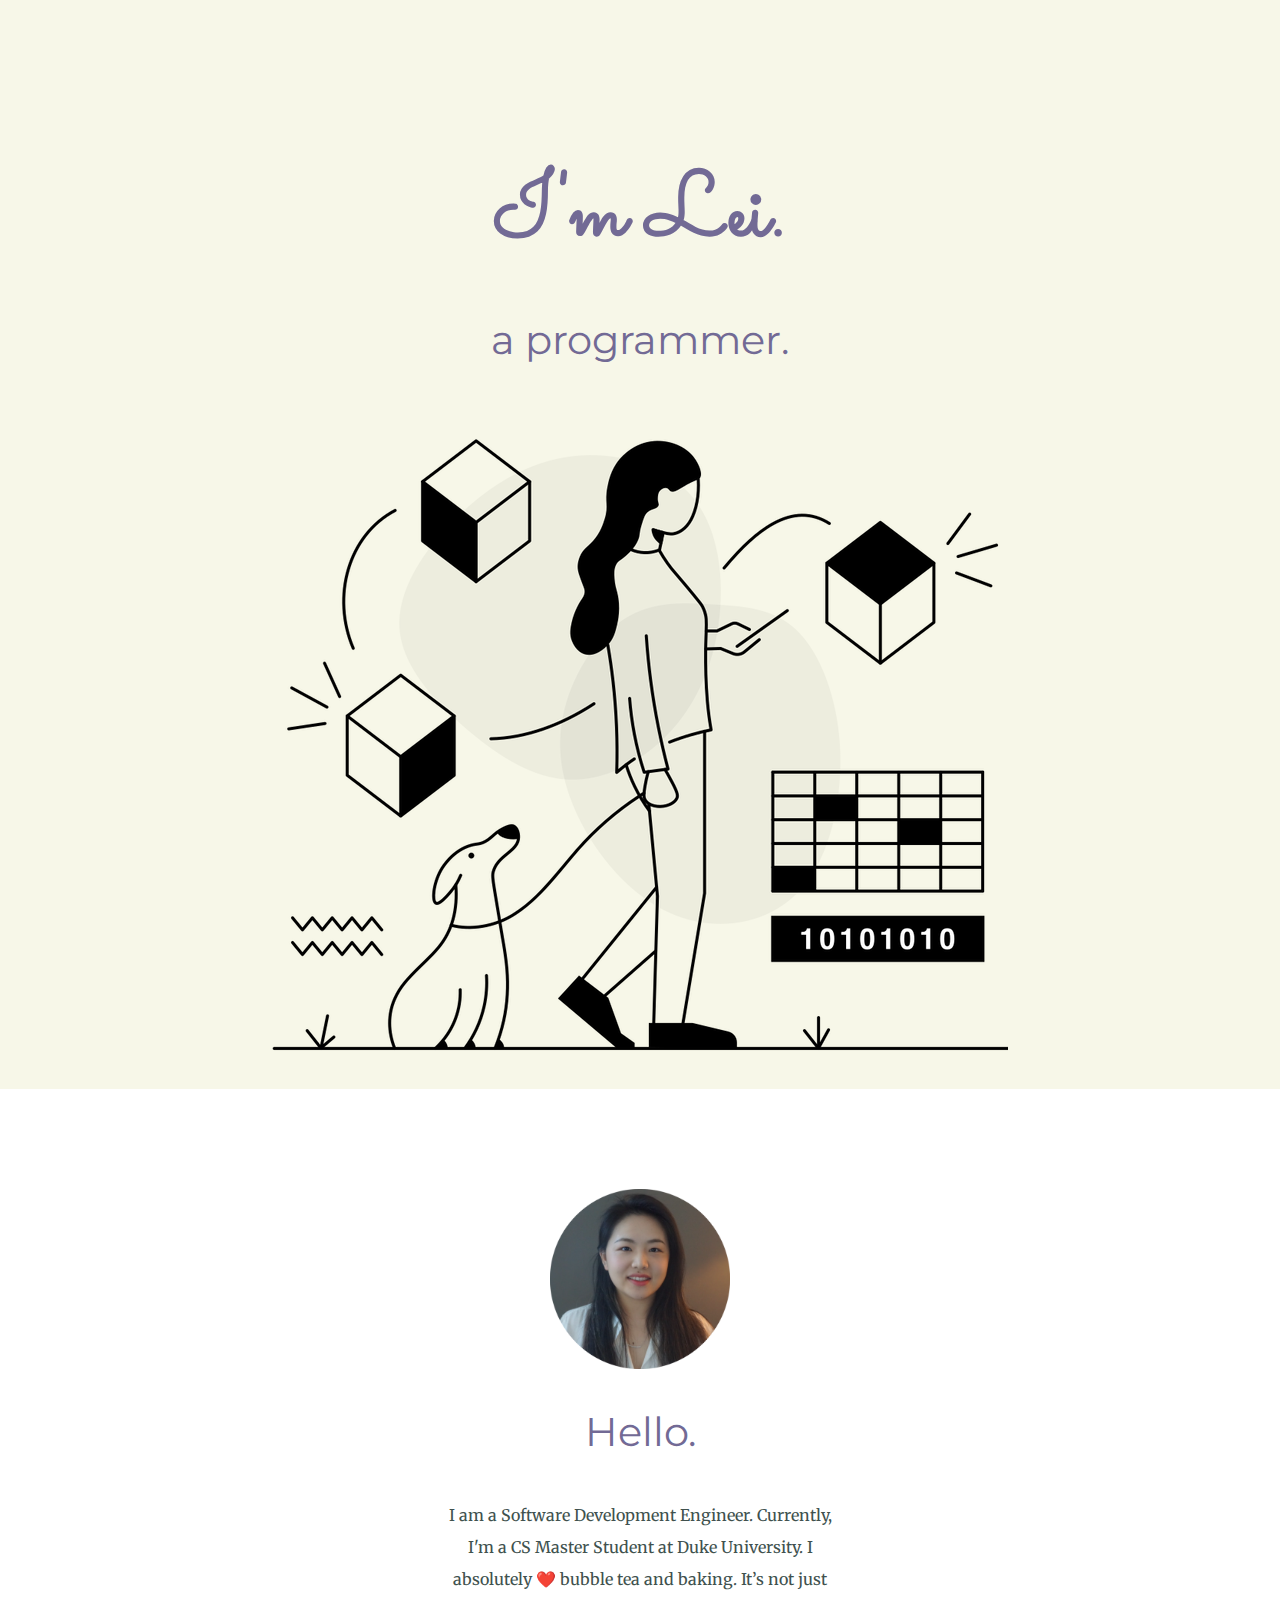
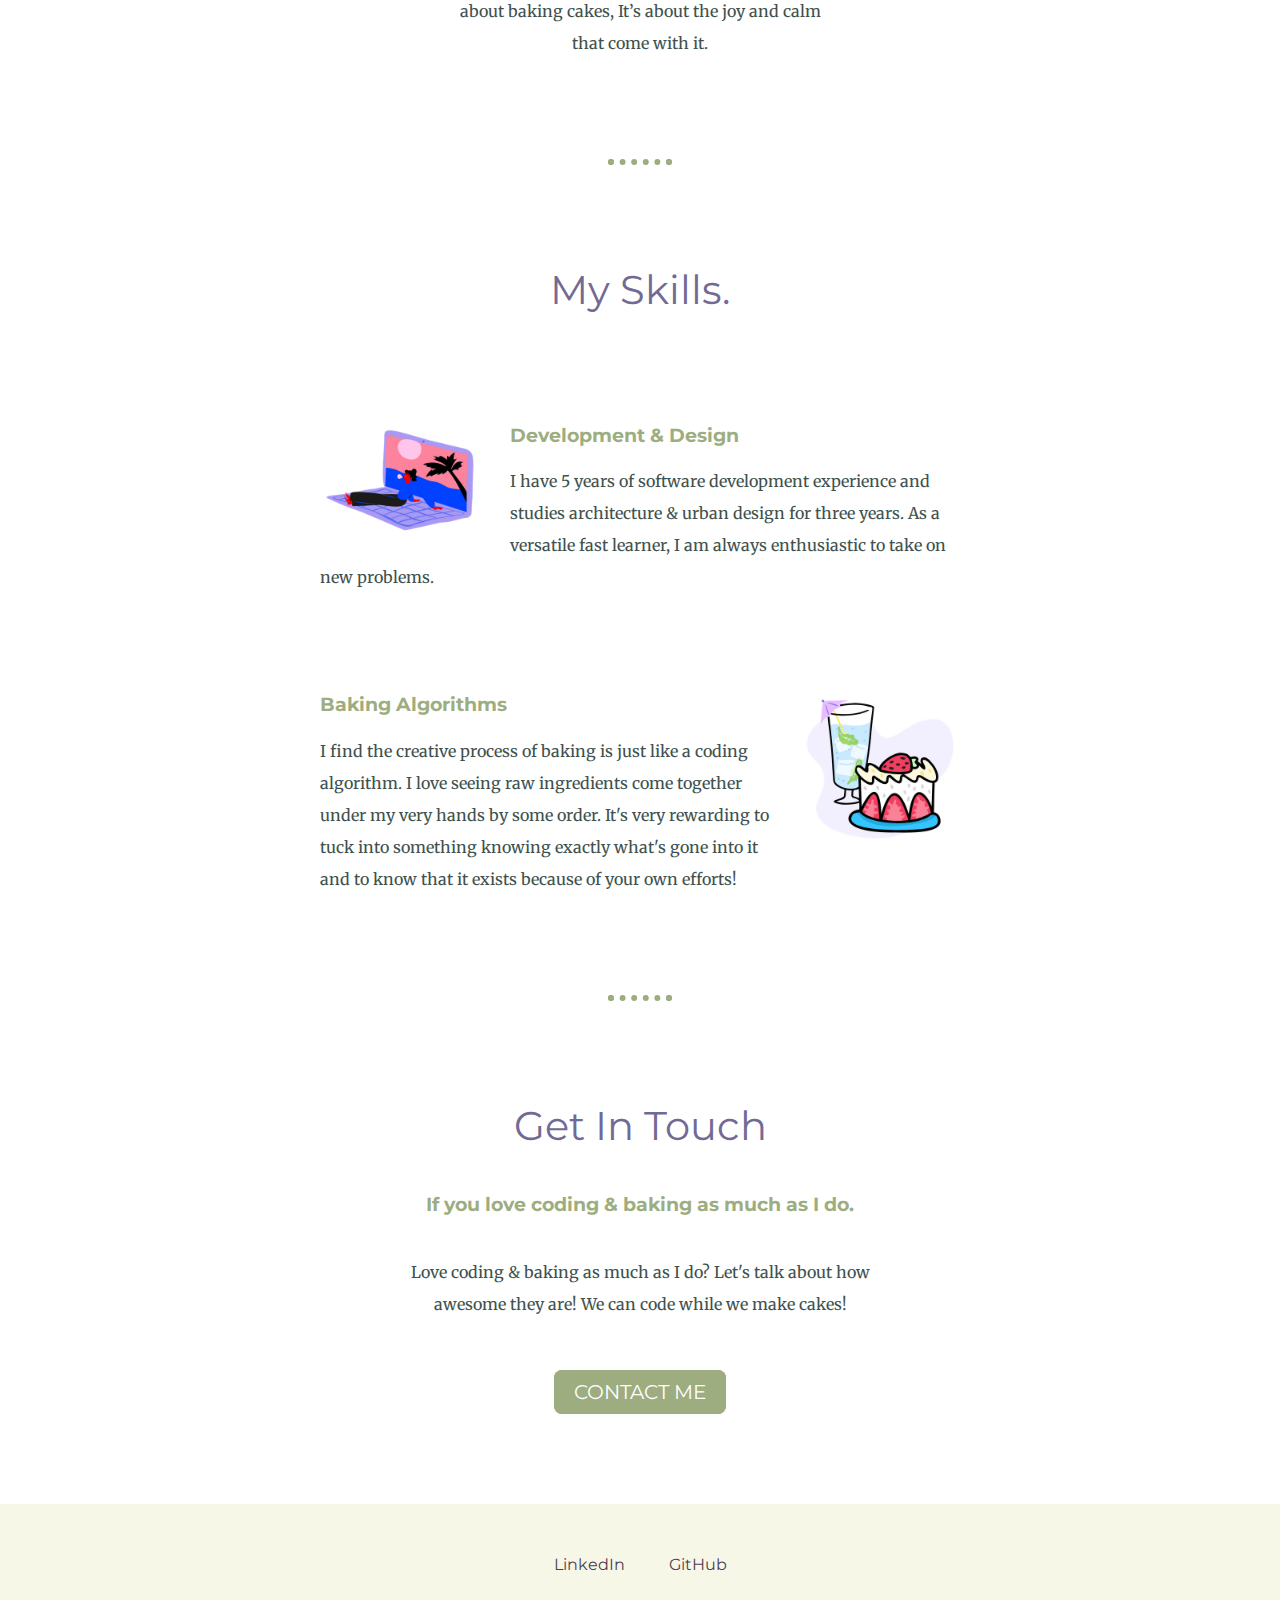
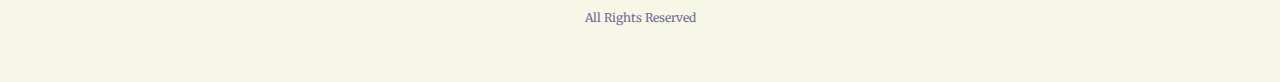
<file: index.html>
<!DOCTYPE html>
<html>

<head>
  <meta charset="utf-8">
  <title>Lei Xuan</title>
  <link rel="stylesheet" href="css/styles.css">
  <link href="https://fonts.googleapis.com/css?family=Merriweather|Montserrat|Sacramento" rel="stylesheet">
  <link rel="icon" href="favicon.ico">
</head>

<body>
  <div class="top-container">
    <div class="title-text">
      <h1>I'm Lei.</h1>
      <h2>a programmer.</h2>
    </div>
    <img class="techLife" src="images/TechLife.png" alt="techLife-img">
  </div>

  <div class="middle-container">
    <div class="profile">
      <img class="leixuan-img" src="images/leixuan.png" alt="leixuan-profile-img">
      <h2>Hello.</h2>
      <p class="intro">I am a Software Development Engineer. Currently, I'm a CS Master Student at Duke University. I absolutely ❤️ bubble tea and baking. It’s not just about baking cakes, It’s about the joy and calm that come with it.</p>
    </div>
    <hr>
    <div class="skills">
      <h2>My Skills.</h2>
      <div class="skill-row">
        <img class="laptop-img" src="images/laptop.png" alt="laptop-img">

        <h3>Development & Design</h3>
        <p>I have 5 years of software development experience and studies architecture & urban design for three years. As a versatile fast learner, I am always enthusiastic to take on new problems.</p>

      </div>
      <div class="skill-row">
        <img class="cake-img" src="images/cake.png" alt="cake-img">

        <h3>Baking Algorithms</h3>
        <p>I find the creative process of baking is just like a coding algorithm. I love seeing raw ingredients come together under my very hands by some order. It's very rewarding to tuck into something knowing exactly what's gone into it and to know that it exists because of your own efforts!</p>

      </div>

    </div>
    <hr>
    <div class="contact-me">
      <h2>Get In Touch</h2>
      <h3>If you love coding & baking as much as I do.</h3>
      <p class="contact-message">Love coding & baking as much as I do? Let's talk about how awesome they are! We can code while we make cakes!</p>
      <a class="btn" href="mailto:leiax20130917@gmail.com">CONTACT ME</a>
    </div>
  </div>


  <div class="bottom-container">
    <a class="footer-link" href="https://www.linkedin.com/in/lei-xuan-834a85158/">LinkedIn</a>
    <a class="footer-link" href="https://github.com/leileileiyio">GitHub</a>
    <p class="copyright">All Rights Reserved</p>
  </div>
</body>

</html>
</file>
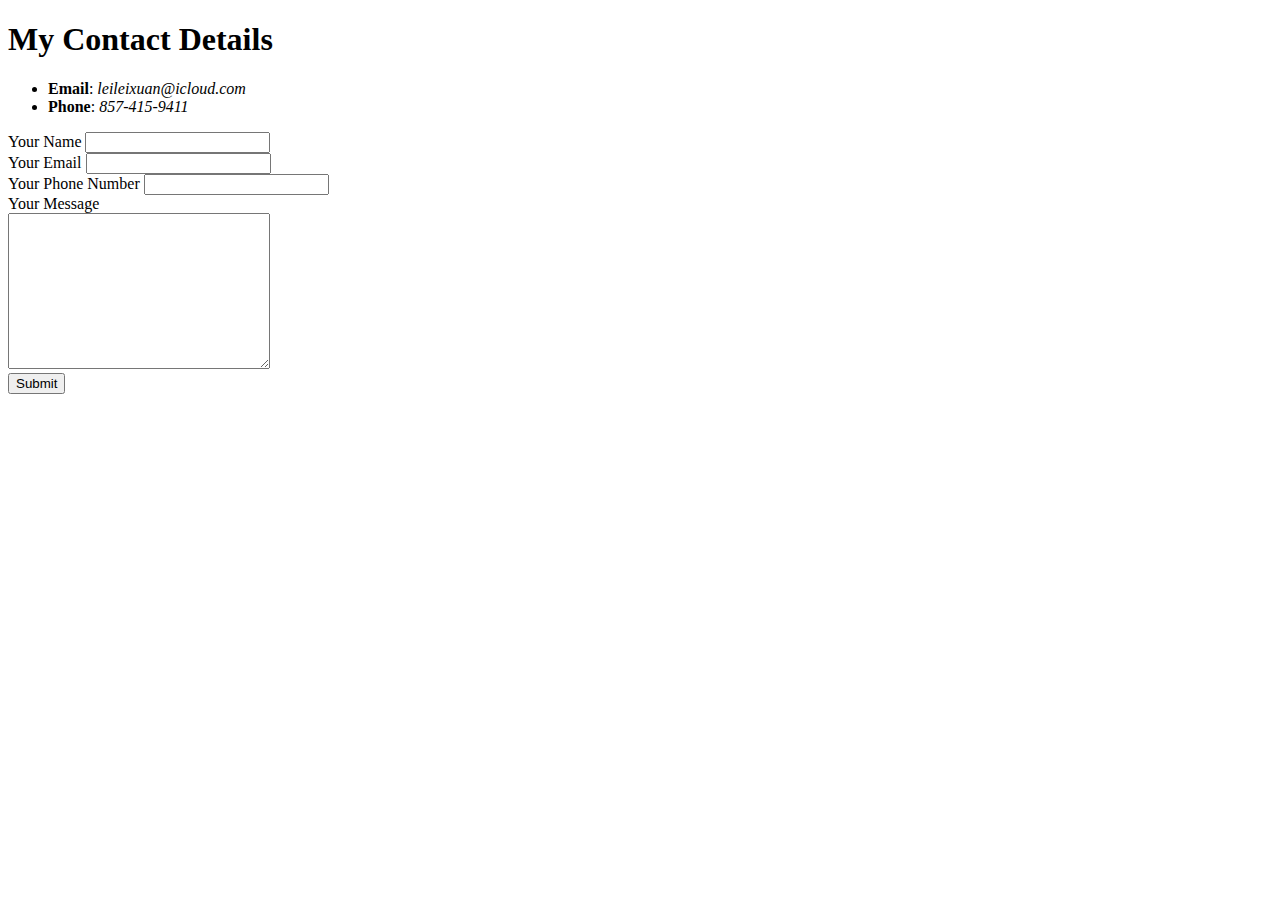
<file: Contact.html>
<!DOCTYPE html>
<html lang="en" dir="ltr">

<head>
  <meta charset="utf-8">
  <title>Contact me</title>
</head>

<body>
  <h1>My Contact Details</h1>
  <ul>
    <li><strong>Email</strong>: <em>leileixuan@icloud.com</em></li>
    <li><strong>Phone</strong>: <em>857-415-9411</em></li>
  </ul>

  <form action="mailto:leileix@icloud.com" method="post" enctype="text/plain">
    <label>Your Name</label>
    <input type="text" name="yourName" value=""><br>
    <label>Your Email</label>
    <input type="email" name="yourEmail" value=""><br>
    <label>Your Phone Number</label>
    <input type="Phone" name="yourNumber" value=""><br>
    <label>Your Message</label><br>
    <textarea name="name" rows="10" cols="30"></textarea><br>
    <input type="submit" name="">

  </form>

</body>

</html>
</file>
<file: css/styles.css>
body {
  color: #40514E;
  margin: 0;
  text-align: center;
  font-family: 'Merriweather', serif;
}

h1 {
  color: #726a95;
  font-size: 5.625rem;
  margin: 50px auto 0 auto;
  font-family: 'Sacramento', cursive;
}

h2 {
  color: #726a95;
  font-family: 'Montserrat', sans-serif;
  font-size: 2.5rem;
  font-weight: normal;
  padding-bottom: 10px;
}

h3 {
  color: #9dad7f;
  font-family: 'Montserrat', sans-serif;
}

p {
  line-height: 2;
}

hr {
  border: dotted #9dad7f 6px;
  border-bottom: none;
  width: 4%;
  margin: 100px auto;
}

a{
  color: #4e3d53;
  font-family: 'Montserrat', sans-serif;
  margin: 10px 20px;
  text-decoration: none;
}

a:hover {
  color: #557174;
}

.top-container {
  background-color: #f7f7e8;
  position: relative;
  padding-top: 100px;
}

.middle-container {
  margin: 100px 0;
}

.bottom-container {
  background-color: #f7f7e8;
  padding: 50px 0 20px;
}

.skill-row {
  width: 50%;
  margin: 100px auto 100px auto;
  text-align: left;
}

.pro {
  text-decoration: underline;
}

.intro {
  width: 30%;
  margin: auto;
}

.contact-message {
  width: 40%;
  margin: 40px auto 60px;
}

.copyright {
  color: #726a95;
  font-size: 0.75rem;
  padding: 20px 0;
}

.top-flower {
  width: 50%;
  position: absolute;
}

.bottom-flower {
  width: 30%;
  position: absolute;
  left: 20px;
  bottom: 30;
}

.leixuan-img{
  width:180px;
}

.laptop-img {
  width: 25%;
  float: left;
  margin-right: 30px;
}

.cake-img {
  width: 25%;
  float: right;
  margin-left: 30px;
}

.btn {
  background: #9dad7f;
  background-image: -webkit-linear-gradient(top, #9dad7f, #9dad7f);
  background-image: -moz-linear-gradient(top, #9dad7f, #9dad7f);
  background-image: -ms-linear-gradient(top, #9dad7f, #9dad7f);
  background-image: -o-linear-gradient(top, #9dad7f, #9dad7f);
  background-image: linear-gradient(to bottom, #9dad7f, #9dad7f);
  -webkit-border-radius: 8;
  -moz-border-radius: 8;
  border-radius: 8px;
  font-family: 'Montserrat', sans-serif;
  color: #ffffff;
  font-size: 20px;
  padding: 10px 20px 10px 20px;
  text-decoration: none;
}

.btn:hover {
  background: #c7cfb7;
  background-image: -webkit-linear-gradient(top, #c7cfb7, #f7f7e8);
  background-image: -moz-linear-gradient(top, #c7cfb7, #f7f7e8);
  background-image: -ms-linear-gradient(top, #c7cfb7, #f7f7e8);
  background-image: -o-linear-gradient(top, #c7cfb7, #f7f7e8);
  background-image: linear-gradient(to bottom, #c7cfb7, #f7f7e8);
  text-decoration: none;
}
</file>
